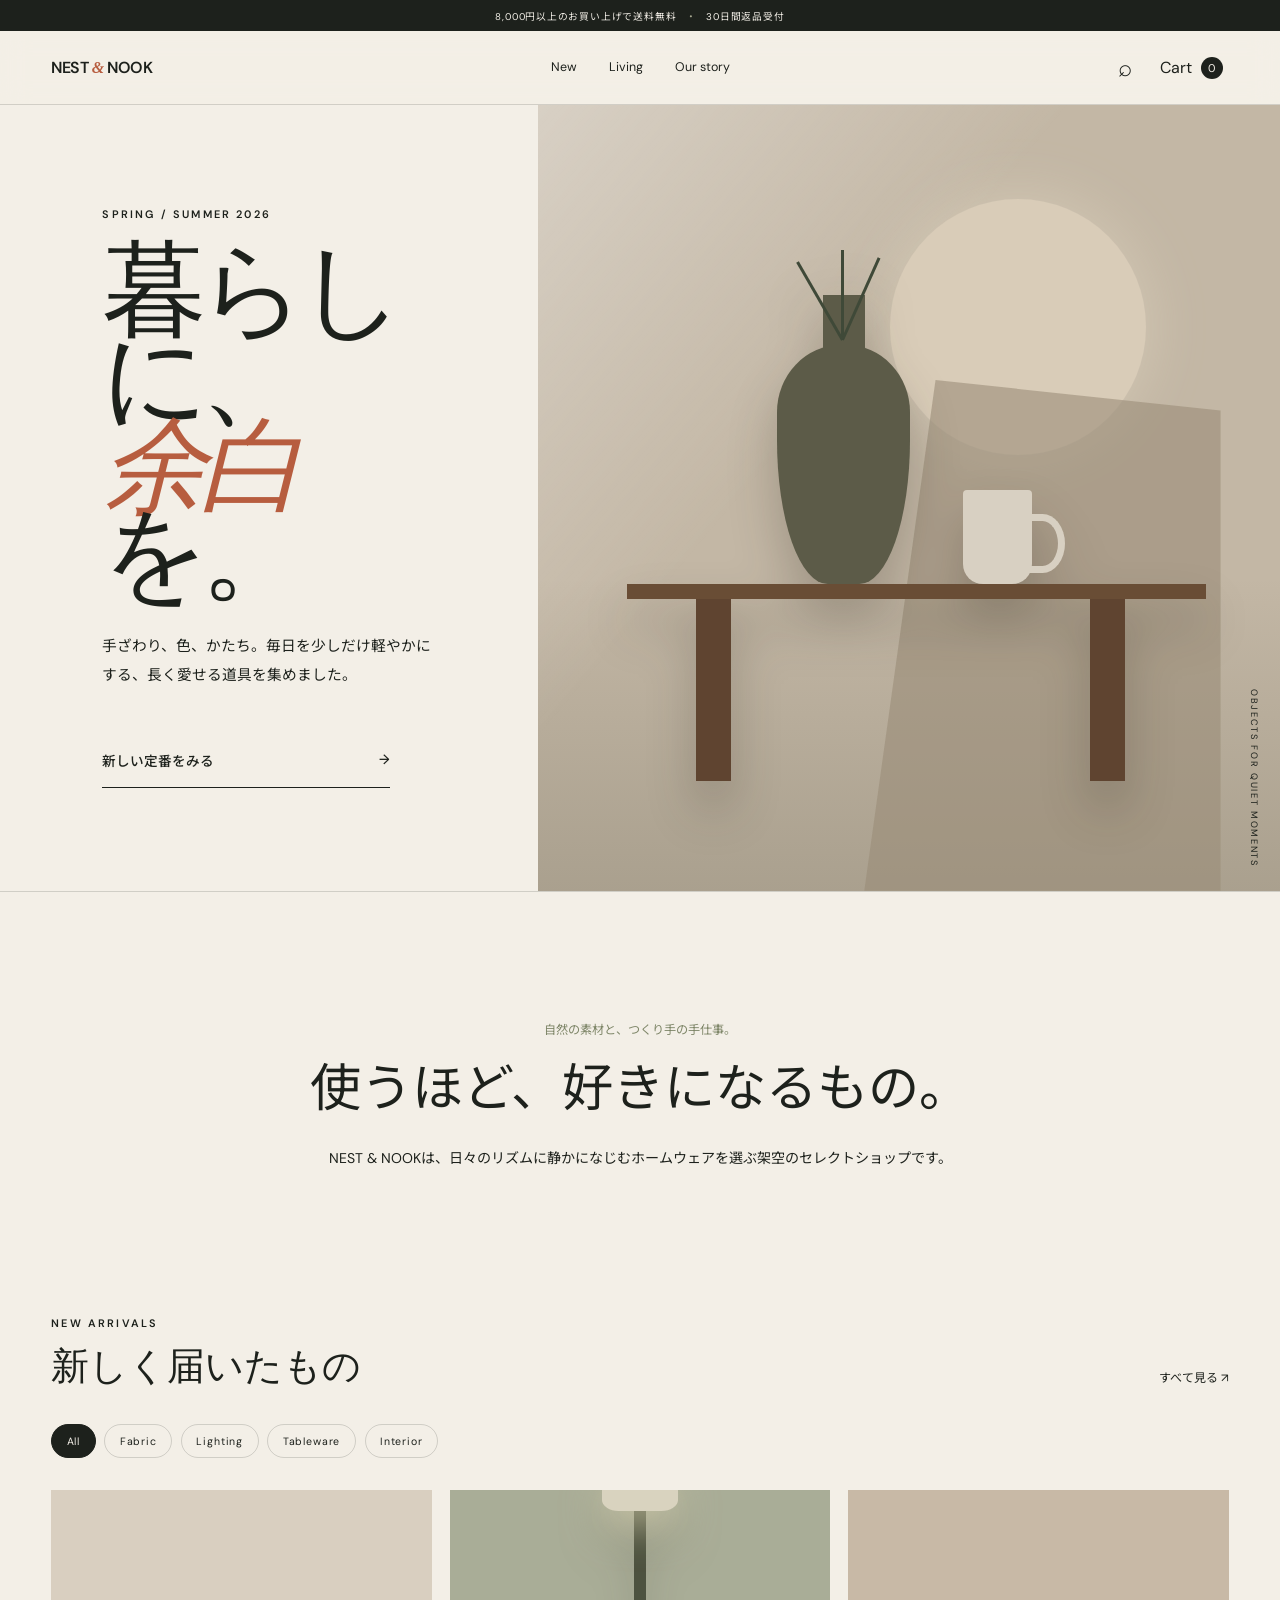
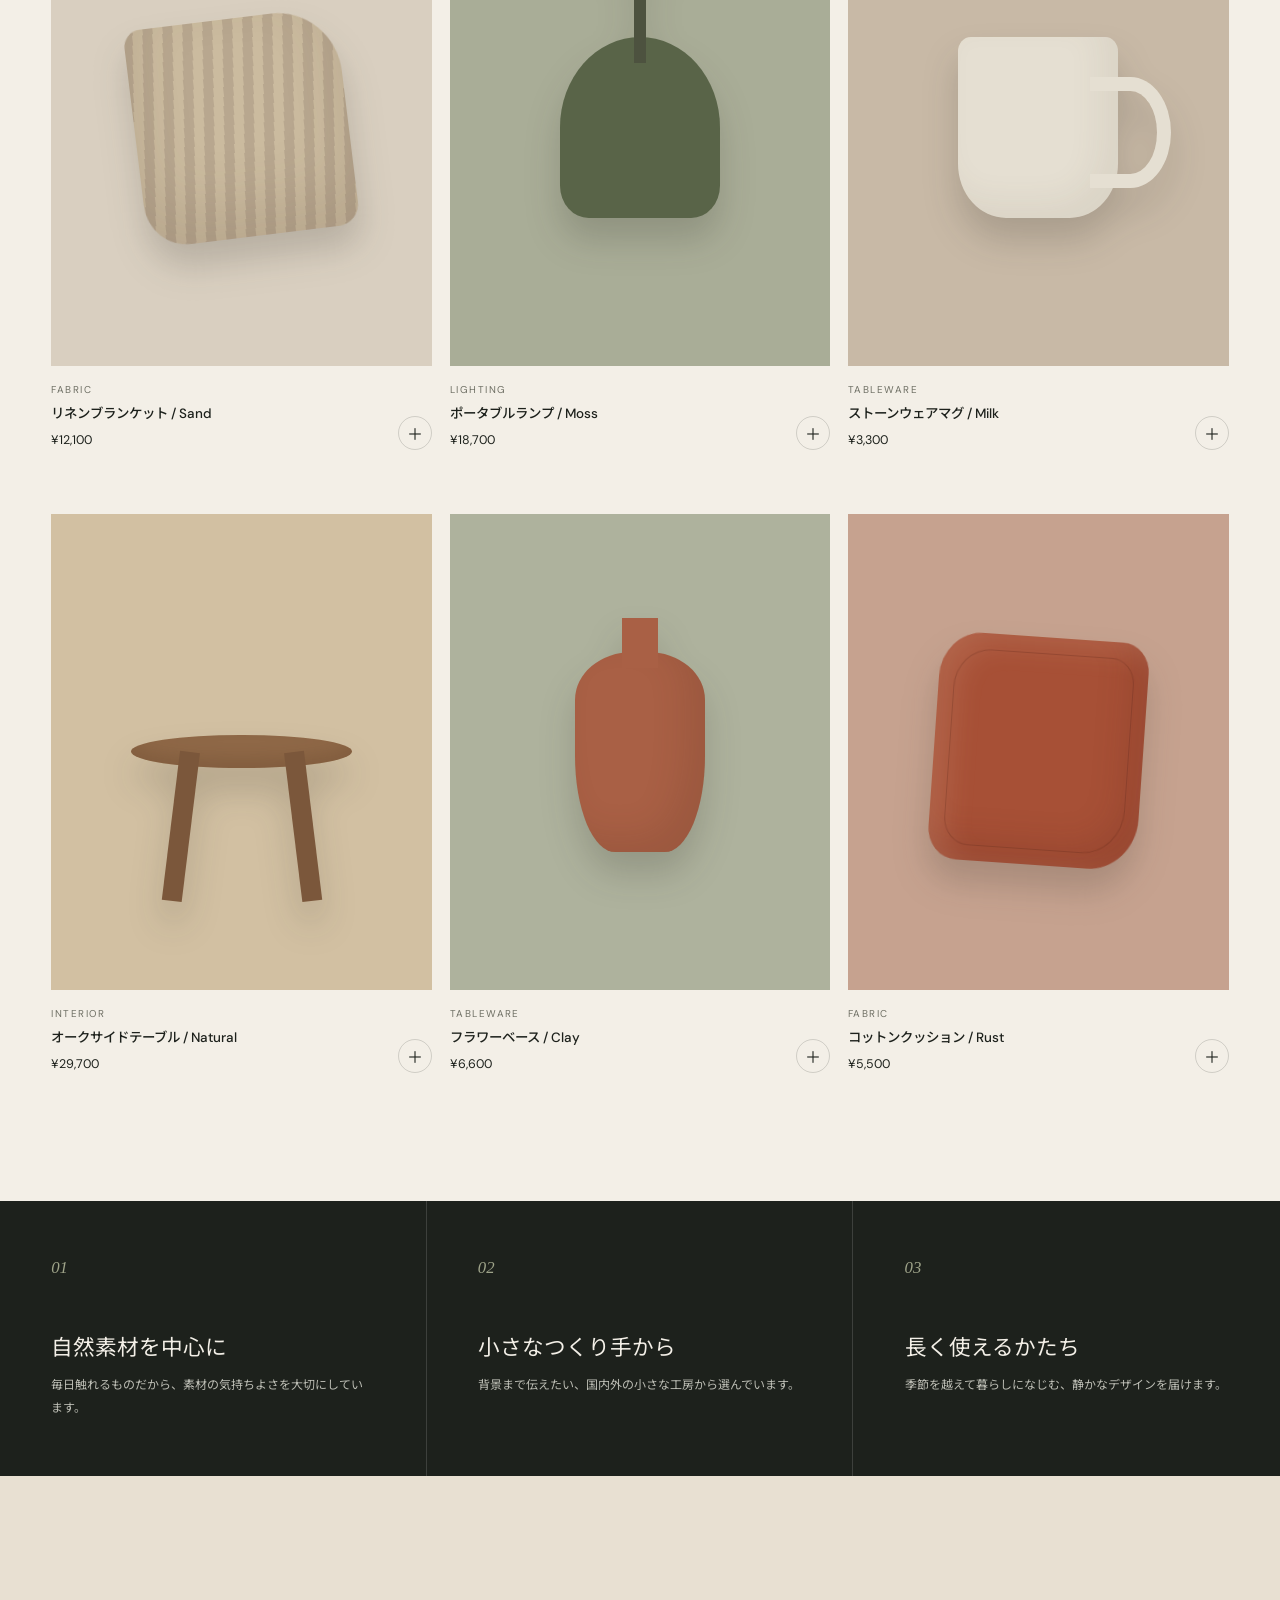
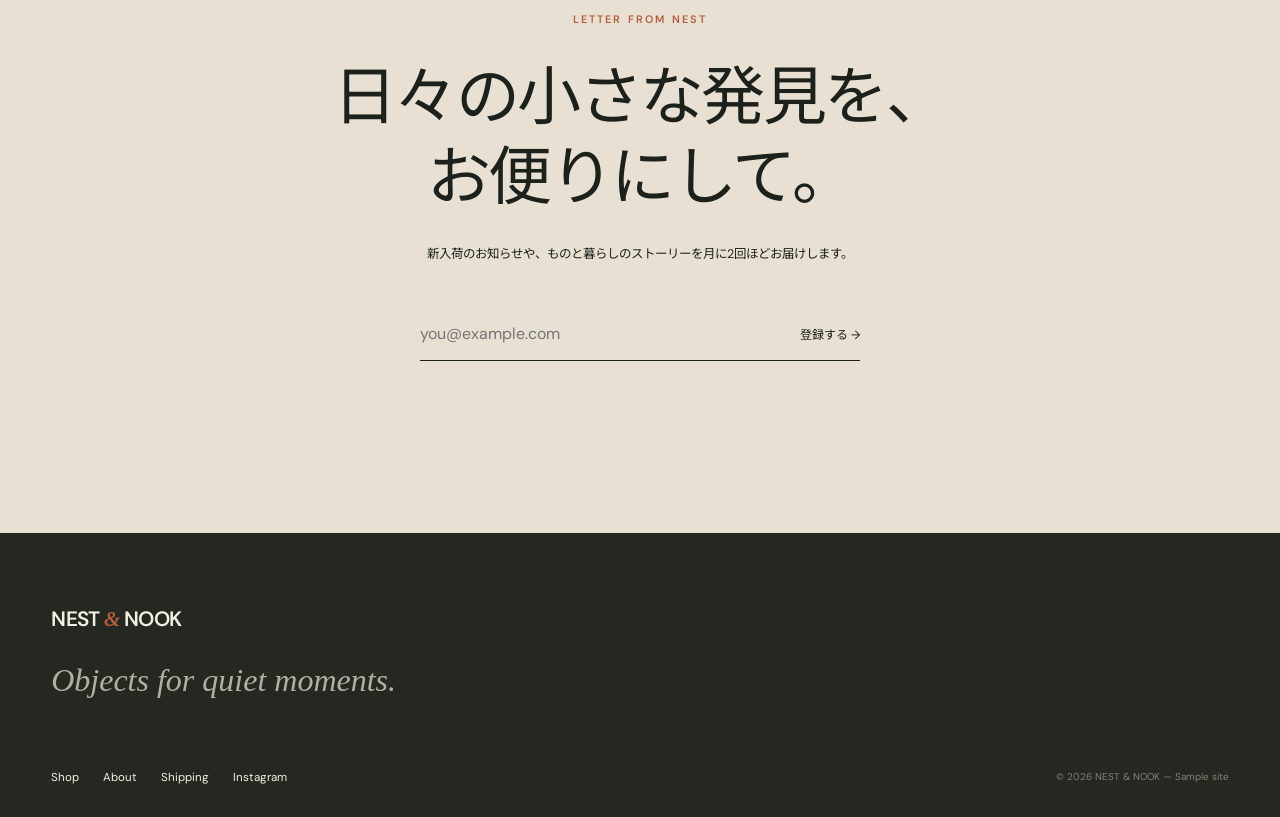
<file: index.html>
<!doctype html>
<html lang="ja">
  <head>
    <meta charset="UTF-8" />
    <meta name="viewport" content="width=device-width, initial-scale=1.0" />
    <meta name="description" content="心地よい暮らしの道具を集めた、架空のライフスタイルショップ NEST &amp; NOOK。" />
    <meta name="theme-color" content="#f3efe7" />
    <meta property="og:type" content="website" />
    <meta property="og:title" content="NEST &amp; NOOK | 暮らしに、余白を。" />
    <meta property="og:description" content="心地よい暮らしの道具を集めた、架空のライフスタイルショップ。" />
    <meta name="twitter:card" content="summary_large_image" />
    <meta name="twitter:title" content="NEST &amp; NOOK | 暮らしに、余白を。" />
    <meta name="twitter:description" content="心地よい暮らしの道具を集めた、架空のライフスタイルショップ。" />
    <title>NEST &amp; NOOK | 暮らしに、余白を。</title>

    <!-- Google Tag Manager -->
    <script>(function(w,d,s,l,i){w[l]=w[l]||[];w[l].push({'gtm.start':
    new Date().getTime(),event:'gtm.js'});var f=d.getElementsByTagName(s)[0],
    j=d.createElement(s),dl=l!='dataLayer'?'&l='+l:'';j.async=true;j.src=
    'https://www.googletagmanager.com/gtm.js?id='+i+dl;f.parentNode.insertBefore(j,f);
    })(window,document,'script','dataLayer','GTM-N655JHJ');</script>
    <!-- End Google Tag Manager -->

    <link rel="preconnect" href="https://fonts.googleapis.com" />
    <link rel="preconnect" href="https://fonts.gstatic.com" crossorigin />
    <link href="https://fonts.googleapis.com/css2?family=DM+Sans:wght@400;500;600&amp;family=Noto+Sans+JP:wght@400;500;600&amp;display=swap" rel="stylesheet" />
    <link rel="stylesheet" href="styles.css" />
  </head>
  <body>
    <!-- Google Tag Manager (noscript) -->
    <noscript><iframe src="https://www.googletagmanager.com/ns.html?id=GTM-N655JHJ"
    height="0" width="0" style="display:none;visibility:hidden"></iframe></noscript>
    <!-- End Google Tag Manager (noscript) -->

    <div class="announcement">8,000円以上のお買い上げで送料無料 <span>・</span> 30日間返品受付</div>
    <header class="site-header">
      <a class="brand" href="#top" aria-label="NEST &amp; NOOK ホーム">NEST <span>&amp;</span> NOOK</a>
      <nav class="main-nav" aria-label="メインナビゲーション">
        <a href="#products">New</a>
        <a href="#products">Living</a>
        <a href="#story">Our story</a>
      </nav>
      <div class="header-actions">
        <button class="icon-button" type="button" aria-label="商品を検索" data-open-search>⌕</button>
        <button class="cart-button" type="button" aria-label="カートを開く" data-open-cart>Cart <span class="cart-count" aria-live="polite">0</span></button>
      </div>
    </header>

    <main id="top">
      <section class="hero" aria-labelledby="hero-title">
        <div class="hero-copy">
          <p class="eyebrow">SPRING / SUMMER 2026</p>
          <h1 id="hero-title">暮らしに、<br /><em>余白</em>を。</h1>
          <p class="hero-lead">手ざわり、色、かたち。毎日を少しだけ軽やかにする、長く愛せる道具を集めました。</p>
          <a class="primary-link" href="#products">新しい定番をみる <span aria-hidden="true">→</span></a>
        </div>
        <div class="hero-visual" aria-label="静かな朝のリビングをイメージしたビジュアル">
          <div class="sun-disc"></div>
          <div class="display-table">
            <div class="vase"><span></span></div>
            <div class="cup"></div>
          </div>
          <p class="vertical-note">OBJECTS FOR QUIET MOMENTS</p>
        </div>
      </section>

      <section class="intro" id="story">
        <p>自然の素材と、つくり手の手仕事。</p>
        <h2>使うほど、好きになるもの。</h2>
        <p class="intro-body">NEST &amp; NOOKは、日々のリズムに静かになじむホームウェアを選ぶ架空のセレクトショップです。</p>
      </section>

      <section class="products" id="products" aria-labelledby="products-title">
        <div class="section-heading">
          <div>
            <p class="eyebrow">NEW ARRIVALS</p>
            <h2 id="products-title">新しく届いたもの</h2>
          </div>
          <a href="#products">すべて見る <span aria-hidden="true">↗</span></a>
        </div>
        <div class="filter-row" role="group" aria-label="商品カテゴリーで絞り込む">
          <button class="filter-chip is-active" type="button" data-filter="all">All</button>
          <button class="filter-chip" type="button" data-filter="fabric">Fabric</button>
          <button class="filter-chip" type="button" data-filter="lighting">Lighting</button>
          <button class="filter-chip" type="button" data-filter="tableware">Tableware</button>
          <button class="filter-chip" type="button" data-filter="interior">Interior</button>
        </div>
        <div class="product-grid">
          <article class="product-card" data-category="fabric" data-name="リネンブランケット Sand">
            <a href="product.html?id=linen-blanket" aria-label="リネンブランケットの商品詳細を見る"><div class="product-image product-image--linen"><span class="product-object linen"></span></div></a>
            <p class="product-category">FABRIC</p>
            <h3><a href="product.html?id=linen-blanket">リネンブランケット / Sand</a></h3>
            <div class="product-meta"><p class="price">¥12,100</p><button class="add-button" type="button" data-product-id="linen-blanket" data-product-name="リネンブランケット / Sand" data-price="12100" aria-label="リネンブランケットをカートに追加">＋</button></div>
          </article>
          <article class="product-card" data-category="lighting" data-name="ポータブルランプ Moss">
            <a href="product.html?id=portable-lamp" aria-label="ポータブルランプの商品詳細を見る"><div class="product-image product-image--lamp"><span class="product-object lamp"></span></div></a>
            <p class="product-category">LIGHTING</p>
            <h3><a href="product.html?id=portable-lamp">ポータブルランプ / Moss</a></h3>
            <div class="product-meta"><p class="price">¥18,700</p><button class="add-button" type="button" data-product-id="portable-lamp" data-product-name="ポータブルランプ / Moss" data-price="18700" aria-label="ポータブルランプをカートに追加">＋</button></div>
          </article>
          <article class="product-card" data-category="tableware" data-name="ストーンウェアマグ Milk">
            <a href="product.html?id=stoneware-mug" aria-label="ストーンウェアマグの商品詳細を見る"><div class="product-image product-image--mug"><span class="product-object mug"></span></div></a>
            <p class="product-category">TABLEWARE</p>
            <h3><a href="product.html?id=stoneware-mug">ストーンウェアマグ / Milk</a></h3>
            <div class="product-meta"><p class="price">¥3,300</p><button class="add-button" type="button" data-product-id="stoneware-mug" data-product-name="ストーンウェアマグ / Milk" data-price="3300" aria-label="ストーンウェアマグをカートに追加">＋</button></div>
          </article>
          <article class="product-card" data-category="interior" data-name="オークサイドテーブル Natural">
            <a href="product.html?id=oak-table" aria-label="オークサイドテーブルの商品詳細を見る"><div class="product-image product-image--table"><span class="product-object side-table"></span></div></a>
            <p class="product-category">INTERIOR</p>
            <h3><a href="product.html?id=oak-table">オークサイドテーブル / Natural</a></h3>
            <div class="product-meta"><p class="price">¥29,700</p><button class="add-button" type="button" data-product-id="oak-table" data-product-name="オークサイドテーブル / Natural" data-price="29700" aria-label="オークサイドテーブルをカートに追加">＋</button></div>
          </article>
          <article class="product-card" data-category="tableware" data-name="フラワーベース Clay">
            <a href="product.html?id=flower-vase" aria-label="フラワーベースの商品詳細を見る"><div class="product-image product-image--vase"><span class="product-object small-vase"></span></div></a>
            <p class="product-category">TABLEWARE</p>
            <h3><a href="product.html?id=flower-vase">フラワーベース / Clay</a></h3>
            <div class="product-meta"><p class="price">¥6,600</p><button class="add-button" type="button" data-product-id="flower-vase" data-product-name="フラワーベース / Clay" data-price="6600" aria-label="フラワーベースをカートに追加">＋</button></div>
          </article>
          <article class="product-card" data-category="fabric" data-name="コットンクッション Rust">
            <a href="product.html?id=cotton-cushion" aria-label="コットンクッションの商品詳細を見る"><div class="product-image product-image--cushion"><span class="product-object cushion"></span></div></a>
            <p class="product-category">FABRIC</p>
            <h3><a href="product.html?id=cotton-cushion">コットンクッション / Rust</a></h3>
            <div class="product-meta"><p class="price">¥5,500</p><button class="add-button" type="button" data-product-id="cotton-cushion" data-product-name="コットンクッション / Rust" data-price="5500" aria-label="コットンクッションをカートに追加">＋</button></div>
          </article>
        </div>
      </section>

      <section class="feature-band" aria-label="ショップの特徴">
        <article><span>01</span><h2>自然素材を中心に</h2><p>毎日触れるものだから、素材の気持ちよさを大切にしています。</p></article>
        <article><span>02</span><h2>小さなつくり手から</h2><p>背景まで伝えたい、国内外の小さな工房から選んでいます。</p></article>
        <article><span>03</span><h2>長く使えるかたち</h2><p>季節を越えて暮らしになじむ、静かなデザインを届けます。</p></article>
      </section>

      <section class="newsletter" aria-labelledby="newsletter-title">
        <p class="eyebrow">LETTER FROM NEST</p>
        <h2 id="newsletter-title">日々の小さな発見を、<br />お便りにして。</h2>
        <p>新入荷のお知らせや、ものと暮らしのストーリーを月に2回ほどお届けします。</p>
        <form class="newsletter-form" data-newsletter-form>
          <label class="sr-only" for="newsletter-email">メールアドレス</label>
          <input id="newsletter-email" name="email" type="email" autocomplete="email" placeholder="you@example.com" required />
          <button type="submit">登録する <span aria-hidden="true">→</span></button>
        </form>
        <p class="form-message" aria-live="polite"></p>
      </section>
    </main>

    <footer class="site-footer">
      <a class="brand footer-brand" href="#top">NEST <span>&amp;</span> NOOK</a>
      <p>Objects for quiet moments.</p>
      <nav aria-label="フッターナビゲーション"><a href="#products">Shop</a><a href="#story">About</a><a href="#top">Shipping</a><a href="#top">Instagram</a></nav>
      <small>© 2026 NEST &amp; NOOK — Sample site</small>
    </footer>

    <div class="overlay" data-overlay hidden></div>
    <aside class="cart-drawer" aria-label="ショッピングカート" aria-hidden="true" data-cart-drawer>
      <div class="drawer-head"><p>YOUR CART</p><button type="button" data-close-cart aria-label="カートを閉じる">×</button></div>
      <div class="cart-items" data-cart-items></div>
      <div class="cart-empty" data-cart-empty><span>0</span><p>カートは空です。</p><button type="button" data-close-cart>お買い物を続ける</button></div>
      <div class="cart-footer" data-cart-footer hidden>
        <div><span>小計</span><strong data-cart-total>¥0</strong></div>
        <p>送料はチェックアウト時に計算されます。</p>
        <button class="checkout-button" type="button" data-checkout>チェックアウトへ</button>
      </div>
    </aside>

    <dialog class="search-dialog" data-search-dialog>
      <form method="dialog" class="search-head"><label for="site-search">商品を検索</label><button type="submit" aria-label="検索を閉じる">×</button></form>
      <div class="search-field"><span>⌕</span><input id="site-search" type="search" placeholder="商品名を入力してください" autocomplete="off" /></div>
      <p class="search-help">例：ランプ、マグ、リネン</p>
    </dialog>

    <div class="toast" role="status" aria-live="polite" data-toast>カートに追加しました</div>

    <script src="script.js" defer></script>
  </body>
</html>
</file>
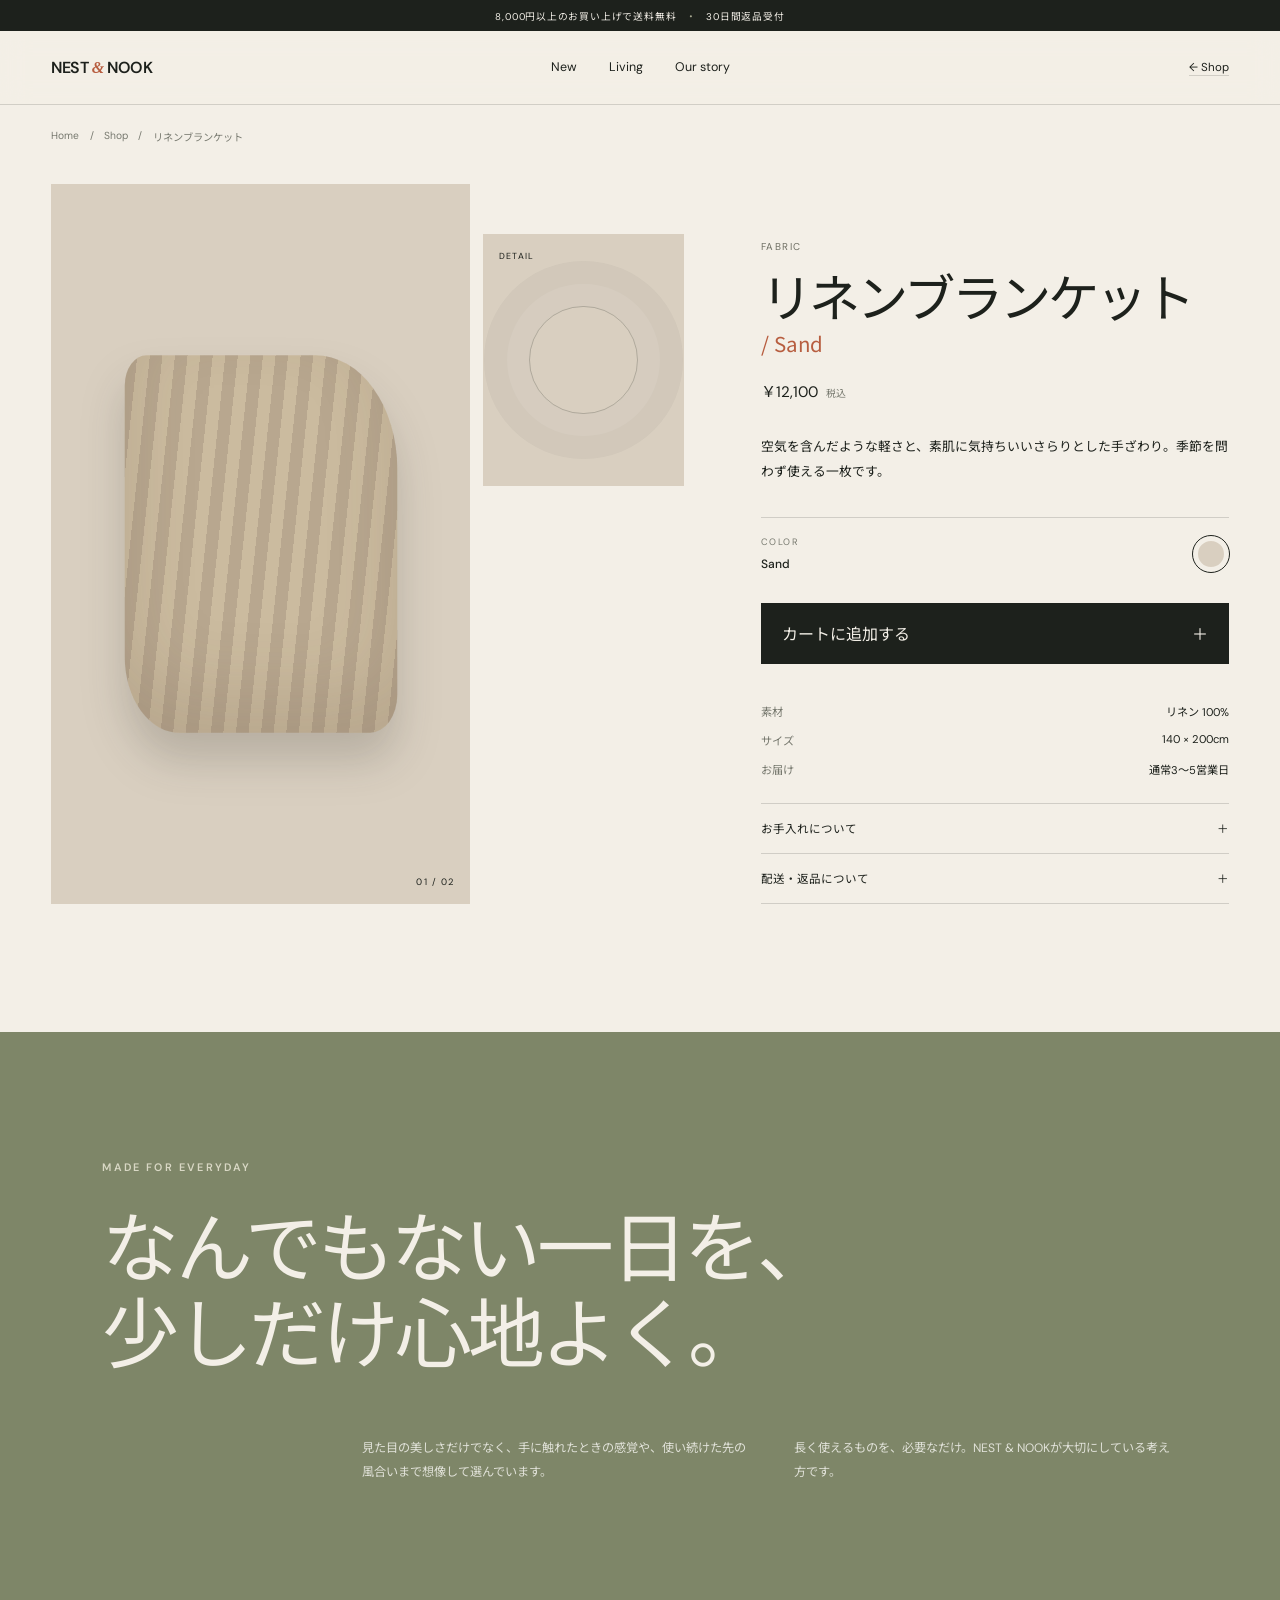
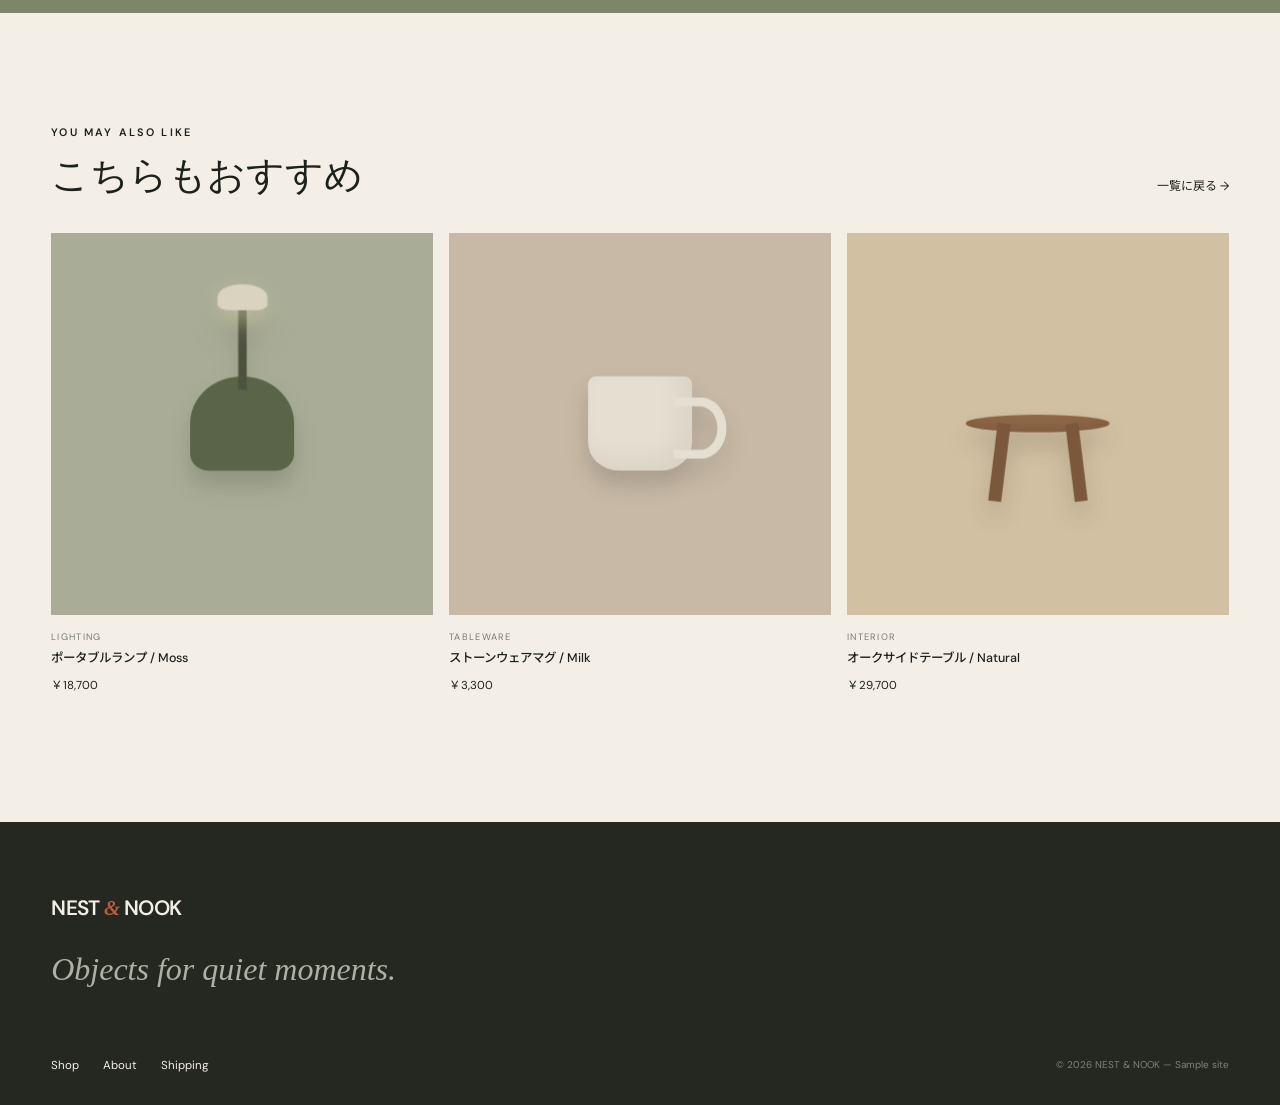
<file: product.html>
<!doctype html>
<html lang="ja">
  <head>
    <meta charset="UTF-8" />
    <meta name="viewport" content="width=device-width, initial-scale=1.0" />
    <meta name="description" content="NEST &amp; NOOKの商品詳細ページです。" />
    <meta name="theme-color" content="#f3efe7" />
    <meta property="og:type" content="product" />
    <meta property="og:title" content="商品詳細 | NEST &amp; NOOK" />
    <meta property="og:description" content="暮らしに静かになじむ、長く愛せる道具。" />
    <title>商品詳細 | NEST &amp; NOOK</title>

    <!-- Google Tag Manager -->
    <script>(function(w,d,s,l,i){w[l]=w[l]||[];w[l].push({'gtm.start':
    new Date().getTime(),event:'gtm.js'});var f=d.getElementsByTagName(s)[0],
    j=d.createElement(s),dl=l!='dataLayer'?'&l='+l:'';j.async=true;j.src=
    'https://www.googletagmanager.com/gtm.js?id='+i+dl;f.parentNode.insertBefore(j,f);
    })(window,document,'script','dataLayer','GTM-N655JHJ');</script>
    <!-- End Google Tag Manager -->

    <link rel="preconnect" href="https://fonts.googleapis.com" />
    <link rel="preconnect" href="https://fonts.gstatic.com" crossorigin />
    <link href="https://fonts.googleapis.com/css2?family=DM+Sans:wght@400;500;600&amp;family=Noto+Sans+JP:wght@400;500;600&amp;display=swap" rel="stylesheet" />
    <link rel="stylesheet" href="styles.css" />
  </head>
  <body class="product-page">
    <!-- Google Tag Manager (noscript) -->
    <noscript><iframe src="https://www.googletagmanager.com/ns.html?id=GTM-N655JHJ"
    height="0" width="0" style="display:none;visibility:hidden"></iframe></noscript>
    <!-- End Google Tag Manager (noscript) -->

    <div class="announcement">8,000円以上のお買い上げで送料無料 <span>・</span> 30日間返品受付</div>
    <header class="site-header">
      <a class="brand" href="index.html" aria-label="NEST &amp; NOOK ホーム">NEST <span>&amp;</span> NOOK</a>
      <nav class="main-nav" aria-label="メインナビゲーション">
        <a href="index.html#products">New</a>
        <a href="index.html#products">Living</a>
        <a href="index.html#story">Our story</a>
      </nav>
      <div class="header-actions"><a class="back-to-shop" href="index.html#products">← Shop</a></div>
    </header>

    <main>
      <nav class="breadcrumb" aria-label="パンくずリスト"><a href="index.html">Home</a><span>/</span><a href="index.html#products">Shop</a><span>/</span><span data-breadcrumb>Item</span></nav>
      <section class="detail-layout" data-product-detail aria-live="polite"></section>
      <section class="detail-story">
        <p class="eyebrow">MADE FOR EVERYDAY</p>
        <h2>なんでもない一日を、<br />少しだけ心地よく。</h2>
        <div><p>見た目の美しさだけでなく、手に触れたときの感覚や、使い続けた先の風合いまで想像して選んでいます。</p><p>長く使えるものを、必要なだけ。NEST &amp; NOOKが大切にしている考え方です。</p></div>
      </section>
      <section class="related-products" aria-labelledby="related-title">
        <div class="section-heading"><div><p class="eyebrow">YOU MAY ALSO LIKE</p><h2 id="related-title">こちらもおすすめ</h2></div><a href="index.html#products">一覧に戻る →</a></div>
        <div class="related-grid" data-related-products></div>
      </section>
    </main>

    <footer class="site-footer">
      <a class="brand footer-brand" href="index.html">NEST <span>&amp;</span> NOOK</a>
      <p>Objects for quiet moments.</p>
      <nav aria-label="フッターナビゲーション"><a href="index.html#products">Shop</a><a href="index.html#story">About</a><a href="index.html">Shipping</a></nav>
      <small>© 2026 NEST &amp; NOOK — Sample site</small>
    </footer>

    <div class="toast" role="status" aria-live="polite" data-toast>カートに追加しました</div>
    <script src="product.js" defer></script>
  </body>
</html>
</file>
<file: styles.css>
:root {
  --ink: #1d211c;
  --paper: #f3efe7;
  --cream: #e8e0d2;
  --moss: #7e8668;
  --rust: #b75d3f;
  --line: rgba(29, 33, 28, 0.16);
}

* { box-sizing: border-box; }
html { scroll-behavior: smooth; }
body {
  margin: 0;
  color: var(--ink);
  background: var(--paper);
  font-family: "DM Sans", "Noto Sans JP", sans-serif;
}
body.has-drawer { overflow: hidden; }

.sr-only {
  position: absolute;
  width: 1px;
  height: 1px;
  padding: 0;
  margin: -1px;
  overflow: hidden;
  clip: rect(0, 0, 0, 0);
  white-space: nowrap;
  border: 0;
}

a { color: inherit; text-decoration: none; }
button { color: inherit; font: inherit; }
.announcement {
  display: flex;
  justify-content: center;
  align-items: center;
  gap: .6rem;
  min-height: 31px;
  color: var(--paper);
  background: var(--ink);
  font-size: .61rem;
  letter-spacing: .08em;
}
.announcement span { color: #a8a991; }
.site-header {
  position: sticky;
  top: 0;
  z-index: 10;
  display: grid;
  grid-template-columns: 1fr auto 1fr;
  align-items: center;
  min-height: 74px;
  padding: 0 4vw;
  border-bottom: 1px solid var(--line);
  background: color-mix(in srgb, var(--paper) 92%, transparent);
  backdrop-filter: blur(14px);
}
.brand { font-weight: 600; letter-spacing: -.03em; }
.brand span { color: var(--rust); font-family: Georgia, serif; font-style: italic; }
.main-nav { display: flex; gap: 2rem; font-size: .78rem; }
.main-nav a, .section-heading a { border-bottom: 1px solid transparent; }
.main-nav a:hover, .section-heading a:hover { border-color: currentColor; }
.header-actions { display: flex; justify-content: flex-end; align-items: center; gap: 1rem; }
.icon-button, .cart-button { border: 0; background: transparent; cursor: pointer; }
.icon-button { font-size: 1.5rem; line-height: 1; }
.cart-button { display: flex; gap: .55rem; align-items: center; }
.cart-count { display: grid; place-items: center; width: 22px; height: 22px; border-radius: 50%; color: var(--paper); background: var(--ink); font-size: .7rem; }

.hero {
  display: grid;
  grid-template-columns: minmax(300px, .84fr) minmax(420px, 1.16fr);
  min-height: min(780px, calc(100vh - 74px));
  border-bottom: 1px solid var(--line);
}
.hero-copy { display: flex; flex-direction: column; justify-content: center; padding: 8vw; }
.eyebrow { margin: 0 0 1.6rem; font-size: .68rem; font-weight: 600; letter-spacing: .2em; }
.hero h1 { margin: 0; font: 400 clamp(4.2rem, 8.2vw, 8.8rem)/.84 Georgia, serif; letter-spacing: -.08em; }
.hero h1 em { color: var(--rust); font-weight: 400; }
.hero-lead { max-width: 30rem; margin: 2rem 0 2.6rem; font-size: .92rem; line-height: 2; }
.primary-link { display: flex; align-items: center; justify-content: space-between; width: min(18rem, 100%); padding: 1.1rem 0; border-bottom: 1px solid var(--ink); font-size: .85rem; font-weight: 500; }
.primary-link span { transition: transform .25s ease; }
.primary-link:hover span { transform: translateX(6px); }

.hero-visual { position: relative; overflow: hidden; min-height: 520px; background: #c3b7a5; }
.hero-visual::before { content: ""; position: absolute; inset: 0; background: linear-gradient(130deg, rgba(255,255,255,.35), transparent 38%), linear-gradient(0deg, rgba(56,56,39,.18), transparent 40%); }
.hero-visual::after { content: ""; position: absolute; right: 8%; bottom: 0; width: 48%; height: 65%; background: #998c77; clip-path: polygon(20% 0, 100% 6%, 100% 100%, 0 100%); opacity: .58; }
.sun-disc { position: absolute; top: 12%; right: 18%; width: clamp(160px, 20vw, 300px); aspect-ratio: 1; border-radius: 50%; background: #d9ccb8; box-shadow: 0 0 60px rgba(255,248,221,.28); }
.display-table { position: absolute; z-index: 2; left: 12%; right: 10%; bottom: 14%; height: 25%; border-top: 15px solid #694d35; background: linear-gradient(90deg, transparent 12%, #5f4430 12% 18%, transparent 18% 80%, #5f4430 80% 86%, transparent 86%); filter: drop-shadow(0 28px 24px rgba(34,26,17,.22)); }
.vase { position: absolute; left: 26%; bottom: calc(100% + 15px); width: 23%; height: 132%; border-radius: 48% 48% 38% 38% / 28% 28% 60% 60%; background: #5c5b48; }
.vase::before { content: ""; position: absolute; left: 34%; top: -21%; width: 32%; height: 28%; background: #5c5b48; }
.vase span, .vase span::before, .vase span::after { position: absolute; content: ""; width: 3px; height: 90px; bottom: 102%; left: 48%; background: #3f4938; transform-origin: bottom; }
.vase span::before { left: 0; bottom: 0; transform: rotate(24deg); }
.vase span::after { left: 0; bottom: 0; transform: rotate(-30deg); }
.cup { position: absolute; left: 58%; bottom: calc(100% + 15px); width: 12%; height: 52%; border-radius: 4px 4px 20px 20px; background: #d8d0c2; }
.cup::after { content: ""; position: absolute; left: 82%; top: 25%; width: 55%; height: 48%; border: 7px solid #d8d0c2; border-left: 0; border-radius: 0 50% 50% 0; }
.vertical-note { position: absolute; z-index: 3; right: 1.25rem; bottom: 1.5rem; margin: 0; writing-mode: vertical-rl; font-size: .58rem; letter-spacing: .18em; }

.intro { padding: 8rem 8vw; text-align: center; }
.intro > p:first-child { margin: 0 0 1rem; color: var(--moss); font-size: .76rem; }
.intro h2 { margin: 0; font: 400 clamp(2.2rem, 4vw, 4rem)/1.2 Georgia, "Noto Sans JP", serif; }
.intro-body { max-width: 40rem; margin: 1.8rem auto 0; font-size: .88rem; line-height: 2; }

.products { padding: 1rem 4vw 8rem; }
.section-heading { display: flex; justify-content: space-between; align-items: end; margin-bottom: 2rem; }
.section-heading .eyebrow { margin-bottom: .7rem; }
.section-heading h2 { margin: 0; font: 400 clamp(2rem, 3vw, 3.2rem) Georgia, serif; }
.section-heading a { margin-bottom: .35rem; font-size: .75rem; }
.filter-row { display: flex; flex-wrap: wrap; gap: .55rem; margin: 0 0 2rem; }
.filter-chip {
  padding: .58rem .9rem;
  border: 1px solid var(--line);
  border-radius: 100px;
  background: transparent;
  font-size: .66rem;
  letter-spacing: .08em;
  cursor: pointer;
}
.filter-chip:hover, .filter-chip.is-active { color: var(--paper); border-color: var(--ink); background: var(--ink); }
.product-grid { display: grid; grid-template-columns: repeat(3, 1fr); gap: 4rem 1.1rem; }
.product-card[hidden] { display: none; }
.product-image { position: relative; display: grid; place-items: center; overflow: hidden; aspect-ratio: 4/5; margin-bottom: 1.1rem; }
.product-image--linen { background: #d9cfc0; }
.product-image--lamp { background: #a9ad97; }
.product-image--mug { background: #c8b9a6; }
.product-image--table { background: #d2c0a2; }
.product-image--vase { background: #aeb29d; }
.product-image--cushion { background: #c6a28f; }
.product-object { display: block; filter: drop-shadow(0 22px 17px rgba(35,31,25,.18)); transition: transform .5s cubic-bezier(.2,.7,.2,1); }
.product-card:hover .product-object { transform: translateY(-8px) rotate(1deg); }
.linen { width: 56%; height: 46%; border-radius: 8% 30% 10% 20%; background: repeating-linear-gradient(96deg, #b8a78f 0 10px, #cbbb9f 10px 20px); transform: rotate(-7deg); box-shadow: inset 0 -32px 60px rgba(78,63,46,.15); }
.lamp { position: relative; width: 42%; height: 38%; border-radius: 50% 50% 18% 18%; background: #596448; }
.lamp::before { content: ""; position: absolute; left: 46%; bottom: 86%; width: 8%; height: 95%; background: #4d523f; }
.lamp::after { content: ""; position: absolute; left: 26%; bottom: 170%; width: 48%; height: 28%; border-radius: 50% 50% 22% 22%; background: #d9d3bf; box-shadow: 0 15px 38px rgba(255,246,206,.5); }
.mug { position: relative; width: 42%; height: 38%; border-radius: 8% 8% 30% 30%; background: #e5dfd2; box-shadow: inset -18px -16px 32px rgba(103,83,63,.08); }
.mug::after { content: ""; position: absolute; left: 82%; top: 22%; width: 42%; height: 46%; border: 14px solid #e5dfd2; border-left: 0; border-radius: 0 50% 50% 0; }
.side-table { position: relative; width: 58%; height: 7%; border-radius: 50%; background: #8f6847; box-shadow: inset 0 -10px 15px rgba(80,48,26,.18); }
.side-table::before, .side-table::after { content: ""; position: absolute; top: 52%; width: 9%; height: 450%; background: #7b573b; transform-origin: top; }
.side-table::before { left: 22%; transform: rotate(7deg); }
.side-table::after { right: 22%; transform: rotate(-7deg); }
.small-vase { width: 34%; height: 42%; border-radius: 44% 44% 31% 31% / 24% 24% 48% 48%; background: #a96045; box-shadow: inset -20px -16px 34px rgba(76,40,28,.14); }
.small-vase::before { content: ""; position: absolute; left: 36%; top: -17%; width: 28%; height: 25%; background: #a96045; }
.cushion { width: 55%; height: 48%; border-radius: 20% 13% 23% 14%; background: #a75036; box-shadow: inset 15px 8px 30px rgba(255,231,199,.15), inset -16px -20px 35px rgba(82,32,21,.17); transform: rotate(4deg); }
.cushion::after { content: ""; position: absolute; inset: 7%; border: 1px solid rgba(74,29,18,.22); border-radius: inherit; }
.product-category { margin: 0 0 .35rem; color: #6d6e63; font-size: .62rem; letter-spacing: .15em; }
.product-card h3 { margin: 0; font-size: .84rem; font-weight: 500; }
.price { margin: .5rem 0 0; font-size: .78rem; }
.product-meta { display: flex; align-items: center; justify-content: space-between; }
.add-button {
  display: grid;
  place-items: center;
  width: 34px;
  height: 34px;
  margin-top: -.4rem;
  border: 1px solid var(--line);
  border-radius: 50%;
  background: transparent;
  cursor: pointer;
  transition: color .2s ease, background .2s ease, transform .2s ease;
}
.add-button:hover { color: var(--paper); background: var(--ink); transform: rotate(90deg); }

.feature-band { display: grid; grid-template-columns: repeat(3, 1fr); color: var(--paper); background: var(--ink); }
.feature-band article { min-height: 260px; padding: 3.5rem 4vw; border-right: 1px solid rgba(255,255,255,.14); }
.feature-band article:last-child { border-right: 0; }
.feature-band span { color: #9ea389; font: italic 1.05rem Georgia, serif; }
.feature-band h2 { margin: 3.2rem 0 .85rem; font: 400 1.35rem Georgia, "Noto Sans JP", serif; }
.feature-band p { max-width: 22rem; margin: 0; color: #bcbdb4; font-size: .75rem; line-height: 1.9; }

.newsletter { padding: 8.5rem 5vw; text-align: center; background: var(--cream); }
.newsletter .eyebrow { color: var(--rust); }
.newsletter h2 { margin: 0; font: 400 clamp(2.4rem, 5vw, 5rem)/1.25 Georgia, "Noto Sans JP", serif; letter-spacing: -.04em; }
.newsletter > p:not(.eyebrow, .form-message) { margin: 2rem auto; max-width: 34rem; font-size: .78rem; line-height: 1.9; }
.newsletter-form { display: flex; width: min(440px, 100%); margin: 2.5rem auto 0; border-bottom: 1px solid var(--ink); }
.newsletter-form input { flex: 1; min-width: 0; padding: 1rem 0; border: 0; outline: 0; background: transparent; font: inherit; }
.newsletter-form button { padding: 1rem 0 1rem 1rem; border: 0; background: transparent; font-size: .75rem; cursor: pointer; }
.form-message { min-height: 1.25rem; margin: 1rem 0 0; color: var(--moss); font-size: .72rem; }

.site-footer { display: grid; grid-template-columns: 1fr auto; gap: 1.4rem; padding: 4.5rem 4vw 2rem; color: var(--paper); background: #252820; }
.footer-brand { font-size: 1.3rem; }
.site-footer > p { grid-column: 1 / -1; margin: .5rem 0 3rem; color: #aeb0a5; font: italic 2rem Georgia, serif; }
.site-footer nav { display: flex; flex-wrap: wrap; gap: 1.5rem; font-size: .72rem; }
.site-footer small { justify-self: end; color: #808278; font-size: .62rem; }

.overlay { position: fixed; z-index: 30; inset: 0; background: rgba(20,22,18,.42); backdrop-filter: blur(3px); }
.cart-drawer { position: fixed; z-index: 40; top: 0; right: 0; display: flex; flex-direction: column; width: min(440px, 100%); height: 100%; padding: 0 2rem 2rem; background: var(--paper); transform: translateX(101%); transition: transform .35s cubic-bezier(.2,.7,.2,1); }
.cart-drawer.is-open { transform: translateX(0); }
.drawer-head { display: flex; justify-content: space-between; align-items: center; min-height: 82px; border-bottom: 1px solid var(--line); }
.drawer-head p { margin: 0; font-size: .68rem; font-weight: 600; letter-spacing: .16em; }
.drawer-head button, .search-head button { border: 0; background: transparent; font-size: 1.6rem; cursor: pointer; }
.cart-items { flex: 1; overflow-y: auto; }
.cart-item { display: grid; grid-template-columns: 72px 1fr auto; gap: 1rem; align-items: center; padding: 1.25rem 0; border-bottom: 1px solid var(--line); }
.cart-thumb { display: grid; place-items: center; width: 72px; aspect-ratio: 1; background: var(--cream); font: 1.5rem Georgia, serif; }
.cart-item h3 { margin: 0 0 .35rem; font-size: .76rem; }
.cart-item p { margin: 0; font-size: .7rem; }
.remove-item { border: 0; background: transparent; color: #787a72; font-size: .68rem; cursor: pointer; text-decoration: underline; }
.cart-empty { display: grid; place-items: center; align-content: center; flex: 1; text-align: center; }
.cart-empty > span { display: grid; place-items: center; width: 62px; height: 62px; border: 1px solid var(--line); border-radius: 50%; font: italic 1.5rem Georgia, serif; }
.cart-empty p { margin: 1.2rem 0; font-size: .78rem; }
.cart-empty button { border: 0; border-bottom: 1px solid var(--ink); background: transparent; font-size: .72rem; cursor: pointer; }
.cart-footer { padding-top: 1.4rem; border-top: 1px solid var(--line); }
.cart-footer > div { display: flex; justify-content: space-between; }
.cart-footer p { margin: .6rem 0 1.2rem; color: #77796f; font-size: .65rem; }
.checkout-button { width: 100%; padding: 1rem; border: 1px solid var(--ink); color: var(--paper); background: var(--ink); cursor: pointer; }

.search-dialog { width: min(680px, calc(100% - 2rem)); padding: 0 2rem 2rem; border: 0; color: var(--ink); background: var(--paper); }
.search-dialog::backdrop { background: rgba(20,22,18,.52); backdrop-filter: blur(4px); }
.search-head { display: flex; align-items: center; justify-content: space-between; min-height: 80px; border-bottom: 1px solid var(--line); }
.search-head label { font-size: .68rem; font-weight: 600; letter-spacing: .14em; }
.search-field { display: flex; align-items: center; gap: 1rem; margin-top: 1.8rem; }
.search-field span { font-size: 1.6rem; }
.search-field input { width: 100%; padding: 1rem 0; border: 0; border-bottom: 1px solid var(--line); outline: 0; background: transparent; font: 1.15rem Georgia, "Noto Sans JP", serif; }
.search-help { margin: 1rem 0 0 2.5rem; color: #7c7e75; font-size: .68rem; }
.toast { position: fixed; z-index: 50; left: 50%; bottom: 2rem; padding: .8rem 1.2rem; border-radius: 100px; color: var(--paper); background: var(--ink); font-size: .72rem; opacity: 0; pointer-events: none; transform: translate(-50%, 15px); transition: opacity .25s ease, transform .25s ease; }
.toast.is-visible { opacity: 1; transform: translate(-50%, 0); }

/* Product detail */
.back-to-shop { font-size: .72rem; border-bottom: 1px solid var(--line); }
.breadcrumb { display: flex; gap: .65rem; padding: 1.5rem 4vw; color: #77796f; font-size: .64rem; }
.breadcrumb a:hover { color: var(--ink); }
.detail-layout { display: grid; grid-template-columns: 1.15fr .85fr; gap: clamp(2rem, 6vw, 7rem); padding: 1rem 4vw 8rem; }
.detail-gallery { display: grid; grid-template-columns: 1fr .48fr; gap: .8rem; align-items: start; }
.detail-image, .detail-texture { position: relative; overflow: hidden; }
.detail-image { display: grid; place-items: center; min-height: min(70vw, 720px); }
.detail-image .product-object { width: 44%; height: 38%; transform: scale(1.25); }
.detail-image .product-object.lamp { width: 36%; height: 30%; }
.detail-image .product-object.side-table { width: 52%; height: 6%; }
.detail-image .product-object.small-vase { width: 30%; height: 36%; }
.detail-image .product-object.cushion { width: 50%; height: 42%; }
.detail-image .product-object.linen { width: 52%; height: 42%; }
.image-index { position: absolute; right: 1rem; bottom: 1rem; font-size: .58rem; letter-spacing: .12em; }
.detail-texture { display: grid; place-items: center; aspect-ratio: 4/5; margin-top: 25%; }
.detail-texture > span { position: absolute; left: 1rem; top: 1rem; font-size: .55rem; letter-spacing: .14em; }
.texture-ring { width: 54%; aspect-ratio: 1; border: 1px solid rgba(29,33,28,.22); border-radius: 50%; box-shadow: 0 0 0 22px rgba(255,255,255,.08), 0 0 0 45px rgba(29,33,28,.04); }
.detail-info { align-self: start; position: sticky; top: 120px; padding-top: 3.5rem; }
.detail-info .product-category { margin-bottom: 1rem; }
.detail-info h1 { margin: 0; font: 400 clamp(2.4rem, 4vw, 4.7rem)/1.04 Georgia, "Noto Sans JP", serif; letter-spacing: -.055em; }
.detail-info h1 small { display: block; margin-top: .7rem; color: var(--rust); font-size: .4em; font-weight: 400; letter-spacing: 0; }
.detail-price { margin: 1.5rem 0 2rem; font-size: .95rem; }
.detail-price span { margin-left: .25rem; color: #77796f; font-size: .62rem; }
.detail-lead { max-width: 31rem; margin: 0 0 2rem; font-size: .8rem; line-height: 2; }
.variant-block { display: grid; grid-template-columns: 1fr auto; gap: .55rem; align-items: center; padding: 1.1rem 0; border-top: 1px solid var(--line); }
.variant-block > span { color: #77796f; font-size: .58rem; letter-spacing: .15em; }
.variant-block strong { grid-row: 2; font-size: .75rem; font-weight: 500; }
.color-swatch { grid-column: 2; grid-row: 1 / 3; width: 36px; height: 36px; border: 5px solid var(--paper); border-radius: 50%; outline: 1px solid var(--ink); cursor: pointer; }
.detail-add { display: flex; justify-content: space-between; width: 100%; margin: .8rem 0 1.6rem; padding: 1.1rem 1.25rem; border: 1px solid var(--ink); color: var(--paper); background: var(--ink); cursor: pointer; transition: color .2s ease, background .2s ease; }
.detail-add:hover { color: var(--ink); background: transparent; }
.product-specs { margin: 0; padding: .4rem 0 1.2rem; border-bottom: 1px solid var(--line); }
.product-specs div { display: flex; justify-content: space-between; padding: .42rem 0; font-size: .7rem; }
.product-specs dt { color: #77796f; }
.product-specs dd { margin: 0; }
.detail-info details { border-bottom: 1px solid var(--line); }
.detail-info summary { display: flex; justify-content: space-between; padding: 1rem 0; font-size: .72rem; cursor: pointer; list-style: none; }
.detail-info summary::-webkit-details-marker { display: none; }
.detail-info details[open] summary span { transform: rotate(45deg); }
.detail-info details p { margin: 0 0 1.2rem; color: #77796f; font-size: .68rem; line-height: 1.8; }
.detail-story { padding: 8rem 8vw; color: var(--paper); background: var(--moss); }
.detail-story .eyebrow { color: #d9d8c5; }
.detail-story h2 { margin: 0; font: 400 clamp(2.7rem, 6vw, 6.5rem)/1.12 Georgia, "Noto Sans JP", serif; letter-spacing: -.05em; }
.detail-story > div { display: grid; grid-template-columns: repeat(2, minmax(0, 24rem)); justify-content: end; gap: 3rem; margin-top: 4rem; }
.detail-story p:not(.eyebrow) { margin: 0; color: #e0e1d8; font-size: .76rem; line-height: 2; }
.related-products { padding: 7rem 4vw 8rem; }
.related-grid { display: grid; grid-template-columns: repeat(3, 1fr); gap: 1rem; }
.related-image { display: grid; place-items: center; overflow: hidden; aspect-ratio: 1; margin-bottom: 1rem; }
.related-image .product-object { transform: scale(.65); }
.related-card > a > p { margin: 0 0 .35rem; color: #77796f; font-size: .58rem; letter-spacing: .14em; }
.related-card h3 { margin: 0 0 .4rem; font-size: .78rem; font-weight: 500; }
.related-card > a > span { font-size: .72rem; }

@media (max-width: 760px) {
  .site-header { grid-template-columns: 1fr auto; min-height: 64px; }
  .main-nav, .icon-button { display: none; }
  .hero { grid-template-columns: 1fr; }
  .hero-copy { min-height: 530px; padding: 5rem 7vw; }
  .hero h1 { font-size: clamp(4rem, 19vw, 6.3rem); }
  .hero-visual { min-height: 480px; }
  .intro { padding: 6rem 7vw; }
  .products { padding-inline: 5vw; }
  .product-grid { grid-template-columns: 1fr; gap: 3.5rem; }
  .section-heading a { display: none; }
  .feature-band { grid-template-columns: 1fr; }
  .feature-band article { min-height: 220px; border-right: 0; border-bottom: 1px solid rgba(255,255,255,.14); }
  .site-footer { grid-template-columns: 1fr; }
  .site-footer nav { gap: 1rem; }
  .site-footer small { justify-self: start; }
  .product-page .main-nav { display: none; }
  .detail-layout { grid-template-columns: 1fr; padding-inline: 5vw; }
  .detail-gallery { grid-template-columns: 1fr; }
  .detail-image { min-height: 110vw; }
  .detail-texture { display: none; }
  .detail-info { position: static; padding-top: 1rem; }
  .detail-story { padding: 6rem 7vw; }
  .detail-story > div { grid-template-columns: 1fr; gap: 1.2rem; margin-top: 3rem; }
  .related-grid { grid-template-columns: 1fr; gap: 3rem; }
}

@media (prefers-reduced-motion: reduce) {
  html { scroll-behavior: auto; }
  *, *::before, *::after { transition-duration: .01ms !important; }
}
</file>
